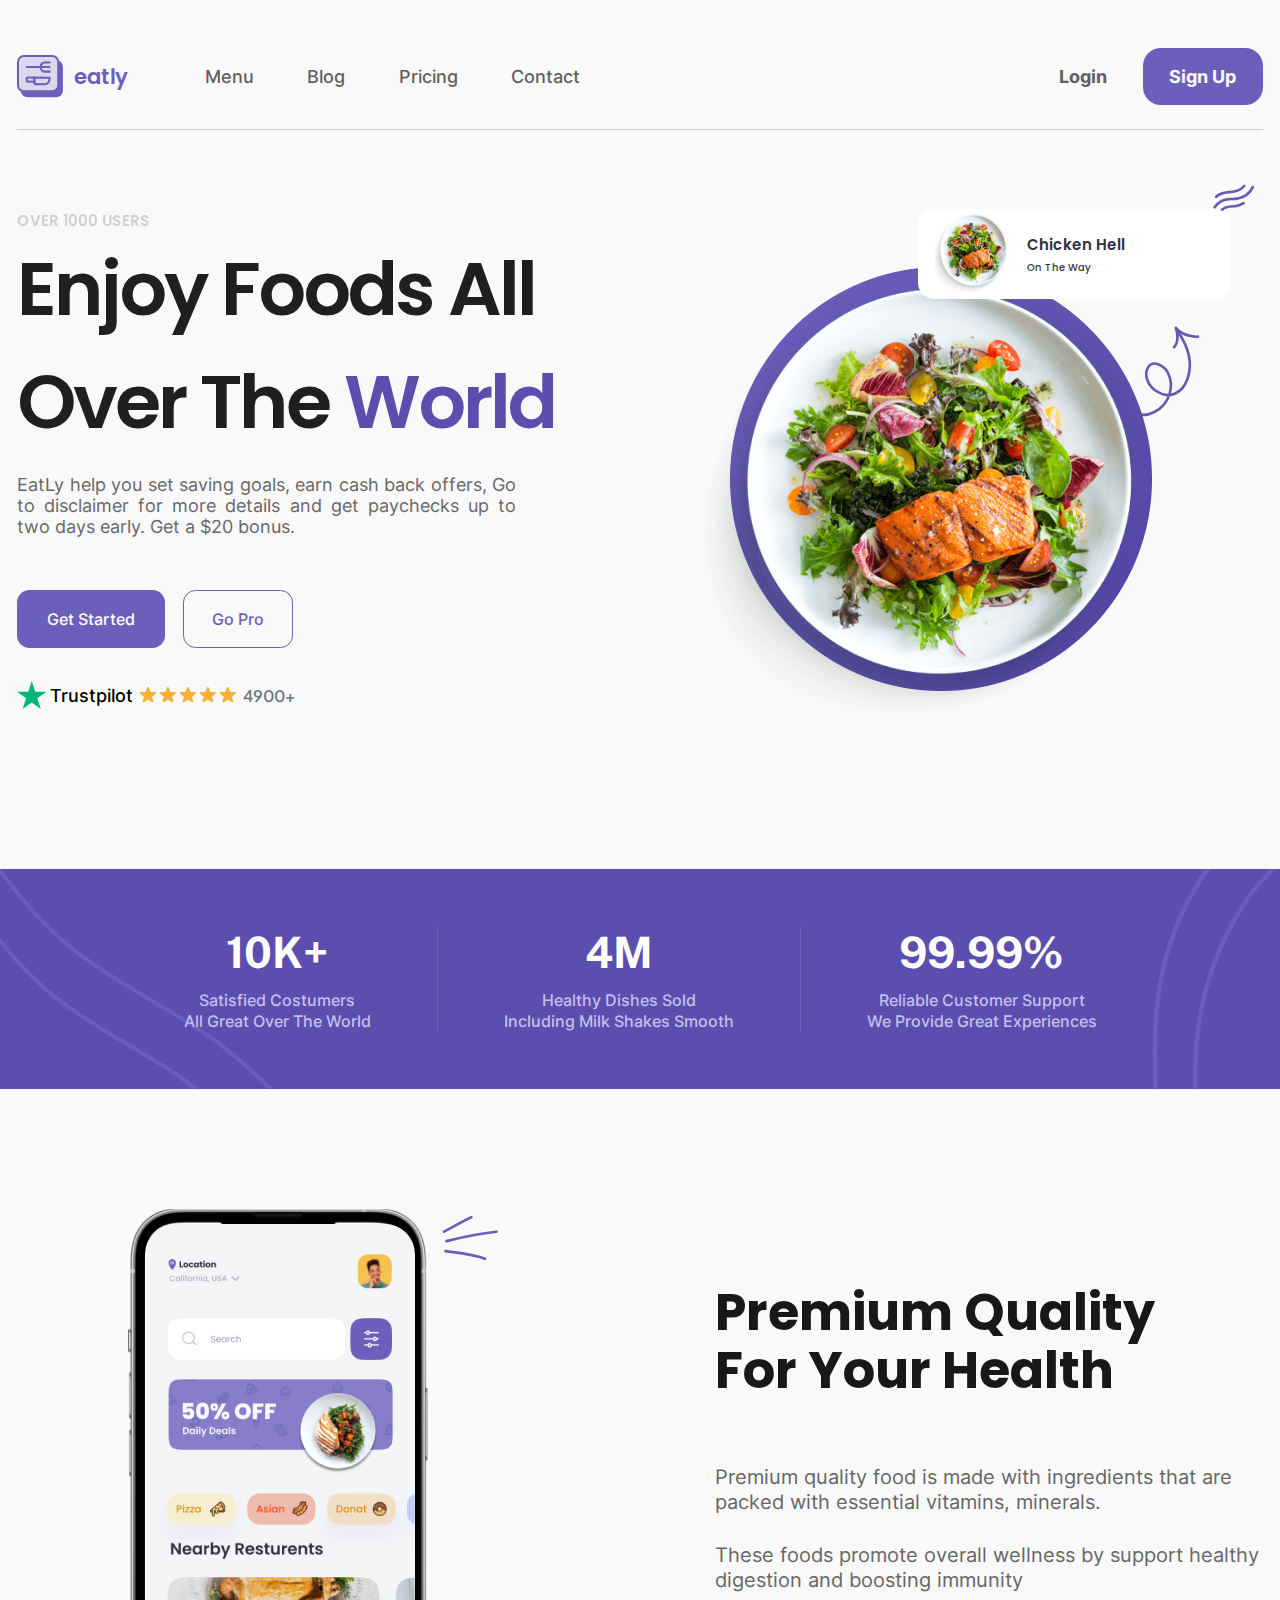
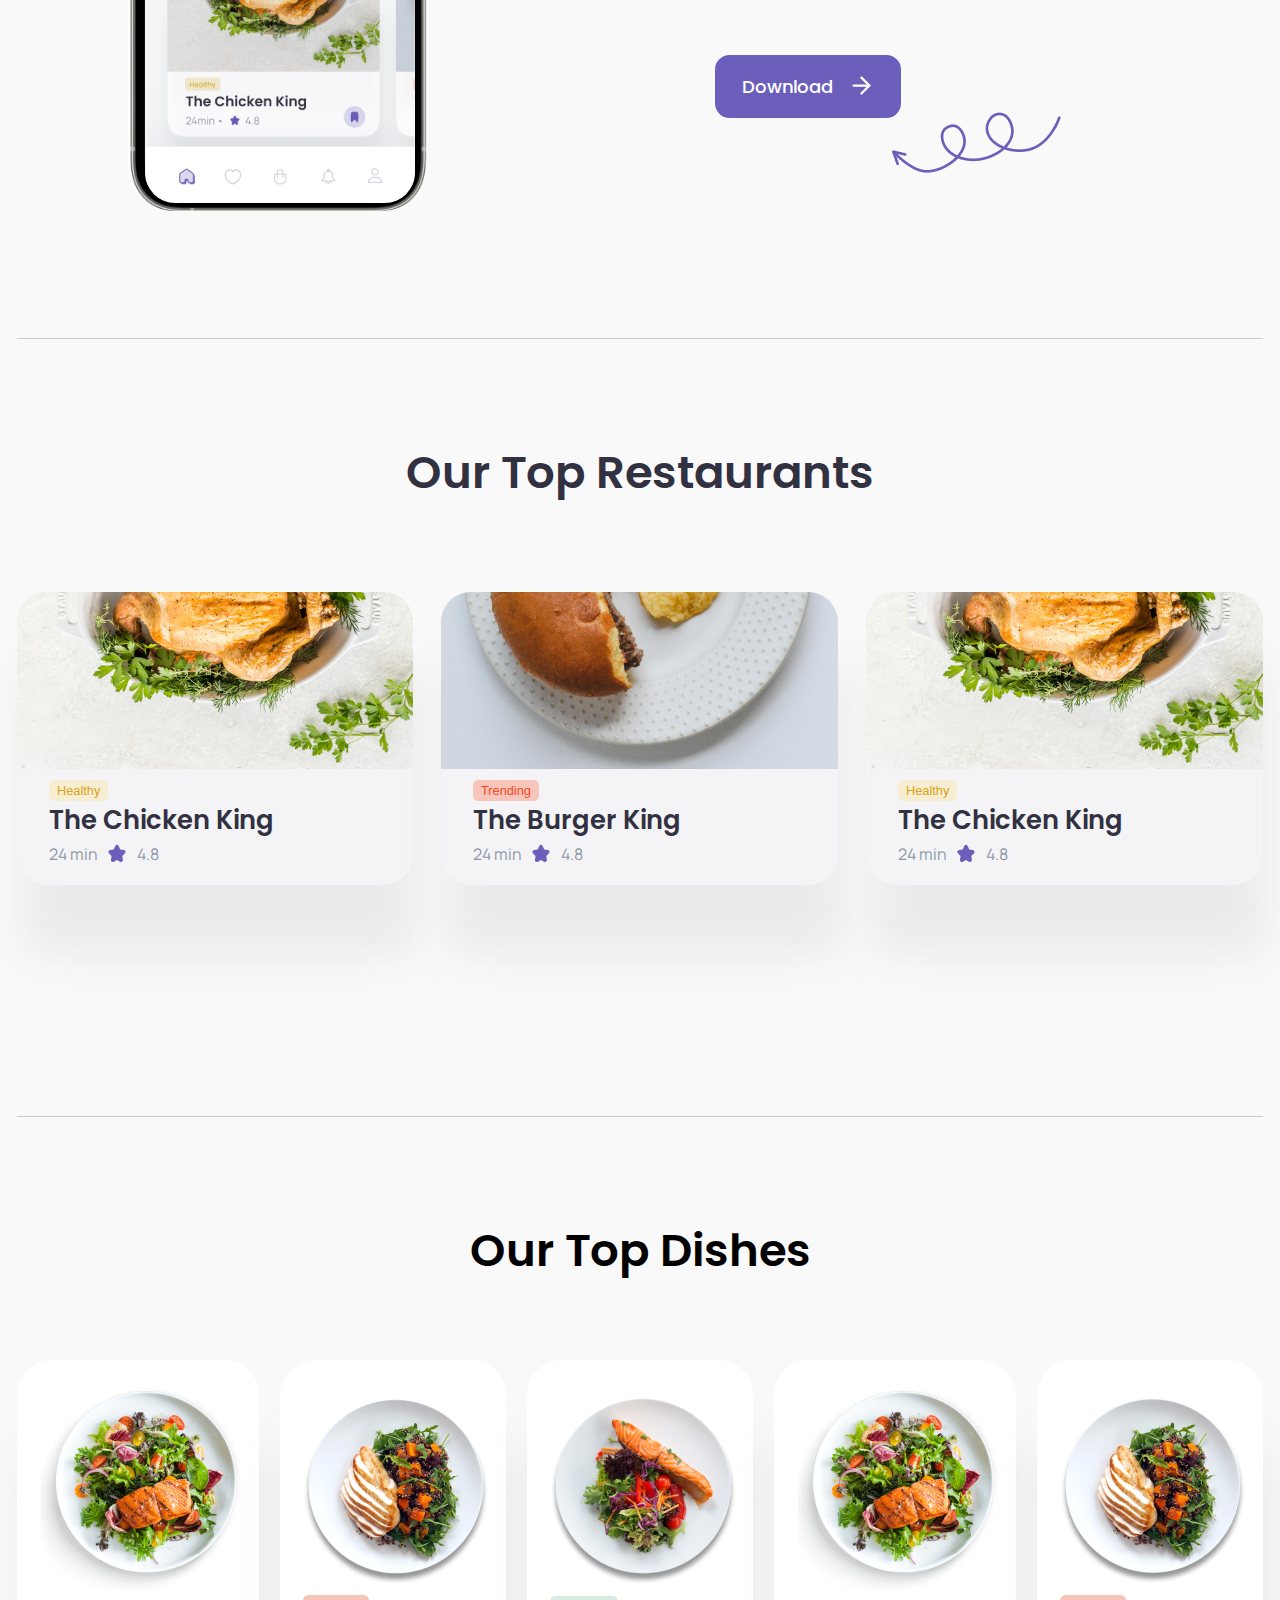
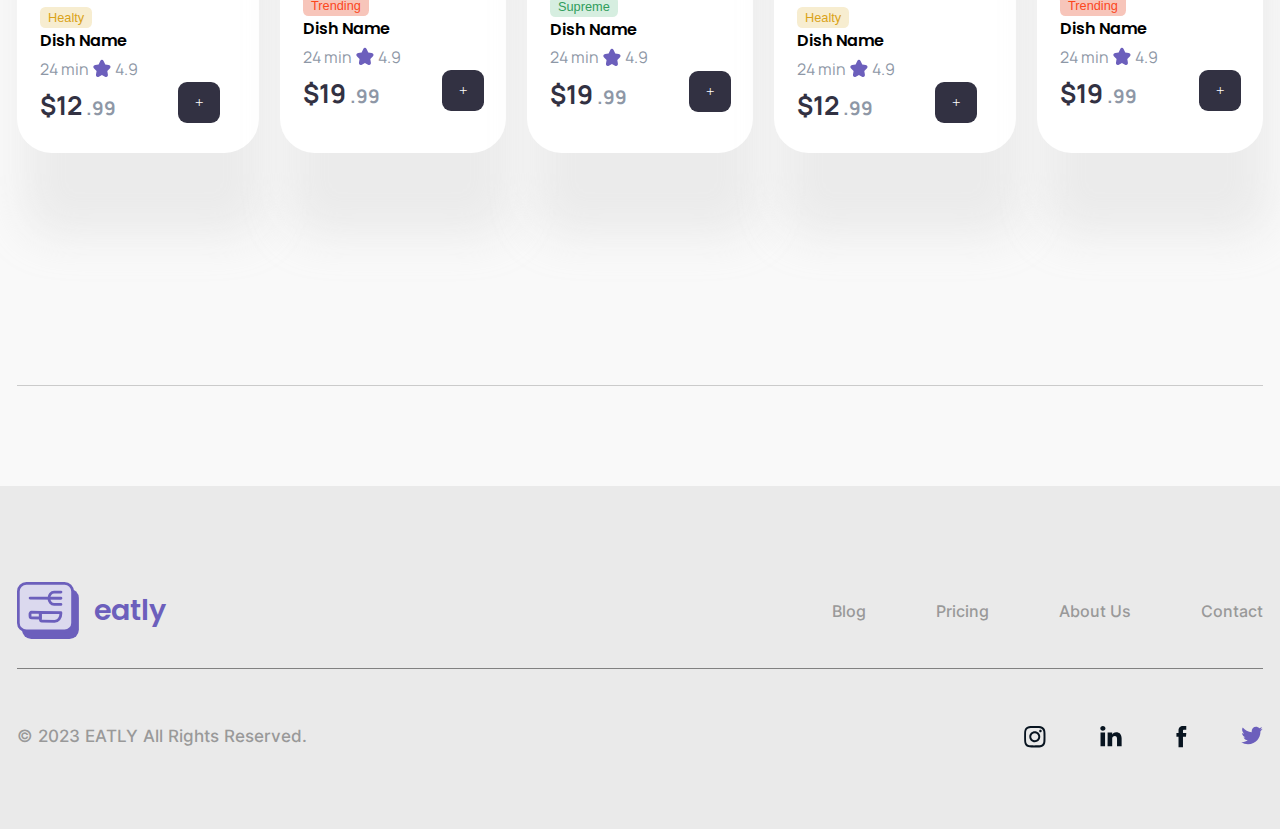
<file: index.html>
<!DOCTYPE html>
<html lang="en">

<head>
    <meta charset="UTF-8">
    <meta name="viewport" content="width=device-width, initial-scale=1.0">
    <link rel="stylesheet" href="styles/style.css">
    <title>Document</title>
    <script src="js/index.js"></script>
</head>

<body>
    <header class="header"><div w3-include-html="components/header.html"></div></header>
    <main class="main">
        <img src="assets/images/mh-waves.svg" alt="" class="mh-waves">
        <section class="main-hero">
            <div class="container main-hero-container">
                <div class="mh-info">
                    <p class="mh-span">
                        OVER 1000 USERS
                    </p>
                    <h1 class="mh-phrase">
                        Enjoy Foods All <br>
                        Over The <span class="mh-highlighted">World</span>
                    </h1>
                    <p class="mh-option">
                        EatLy help you set saving goals, earn cash back offers, Go to disclaimer for more details and
                        get paychecks up to two days early. Get a $20 bonus.
                    </p>
                    <div class="mh-buttons">
                        <button class="mh-button__primary">
                            Get Started
                        </button>
                        <button class="mh-button__secondary">
                            Go Pro
                        </button>
                    </div>
                    <div class="mh-feedback">
                        <div class="mh-feedback__brand">
                            <img src="assets/images/star.svg" alt="" class="mh-feedback__brand-logo">
                            <p class="mh-feedback__brand-name">
                                Trustpilot
                            </p>
                        </div>
                        <img src="assets/images/mh-feedback-stars.svg" alt="" class="mh-feedback__stars">
                        <span class="mh-feedback__count">
                            4900+
                        </span>
                    </div>
                </div>
                <div class="mh-photo">
                    <div class="mh-photo__dish">
                        <img src="assets/images/ph-photo-dish.png" alt="" class="mh-photo__dish-image">
                        <div class="mh-photo__dish-text">
                            <p class="mh-photo__dish-name">
                                Chicken Hell
                            </p>
                            <span>
                                On The Way
                            </span>
                        </div>
                    </div>
                    <img src="assets/images/plate.png" alt="" class="mh-plate">
                    <img src="assets/images/mh-eclipse.png" alt="" class="mh-eclipse">
                    <img src="assets/images/mh-arrow.svg" alt="" class="mh-arrow">
                </div>
            </div>
        </section>
        <section class="features">
            <img src="assets/images/features-wave-1.png" alt="" class="features-wave">
            <img src="assets/images/features-wave-2.png" alt="" class="features-wave">
            <img src="assets/images/features-wave-3.png" alt="" class="features-wave">
            <img src="assets/images/features-wave-4.png" alt="" class="features-wave">
            <ul class="features-content">
                <li class="features-cell">
                    <h2 class="features-heading">
                        10K+
                    </h2>
                    <p class="features-info">
                        Satisfied Costumers <br>
                        All Great Over The World
                    </p>
                </li>
                <li class="features-cell">
                    <h2 class="features-heading">
                        4M
                    </h2>
                    <p class="features-info">
                        Healthy Dishes Sold <br>
                        Including Milk Shakes Smooth
                    </p>
                </li>
                <li class="features-cell">
                    <h2 class="features-heading">
                        99.99%
                    </h2>
                    <p class="features-info">
                        Reliable Customer Support <br>
                        We Provide Great Experiences
                    </p>
                </li>
            </ul>
        </section>
        <section class="app">
            <div class="container app-container">
                <div class="app-phone">
                    <img class="phone-img" src="assets/images/iPhone 13pm.jpg" alt="">
                    <img src="assets/images/Screenshot.jpg" alt="" class="screenshot-img">
                    <img src="assets/images/phone-particulars.svg" alt="" class="phone-particules">
                </div>
                <div class="app-info">
                    <h2 class="app-heading">
                        Premium Quality <br> For Your Health
                    </h2> 
                    <ul class="app-list">
                        <li class="app-list__phrase">
                            Premium quality food is made with ingredients that are packed with essential vitamins, minerals.
                        </li>
                        <li class="app-list__phrase">
                            These foods promote overall wellness by support healthy digestion and boosting immunity
                        </li>
                    </ul>
                    <button class="app-button">
                        <p>Download</p>
                        <img src="assets/images/app-button-arrow.svg" alt="">
                        <img src="assets/images/app-button-vector.png" alt="" class="app-vector">
                    </button>
                </div>
            </div>
        </section>
        <section class="restaurant">
            <div class="container restaurant-container">
                <h2 class="restaurant-heading">
                    Our Top Restaurants
                </h2>
                <div class="restaurant-info">
                    <div class="restaurant-cell">
                        <img class="restaurant-img" src="assets/images/restaurant-image1.png" alt="">
                        <div class="restraunt-cell__container">
                            <p class="status healthy-status">Healthy</p>
                            <h3 class="restraunt-cell__name">
                                The Chicken King
                            </h3>
                            <div class="restraunt-cell__info">
                                <p>
                                    24 min
                                </p>
                                <img src="assets/images/cell-star.svg" alt="">
                                <p>
                                    4.8
                                </p>
                            </div>
                        </div>
                    </div>
                    <div class="restaurant-cell">
                        <img class="restaurant-img" src="assets/images/restaurant-image2.png" alt="">
                        <div class="restraunt-cell__container">
                            <p class="status trending-status">Trending</p>
                            <h3 class="restraunt-cell__name">
                                The Burger King
                            </h3>
                            <div class="restraunt-cell__info">
                                <p>
                                    24 min
                                </p>
                                <img src="assets/images/cell-star.svg" alt="">
                                <p>
                                    4.8
                                </p>
                            </div>
                        </div>
                    </div>
                    <div class="restaurant-cell">
                        <img class="restaurant-img" src="assets/images/restaurant-image3.png" alt="">
                        <div class="restraunt-cell__container">
                            <p class="status healthy-status">Healthy</p>
                            <h3 class="restraunt-cell__name">
                                The Chicken King
                            </h3>
                            <div class="restraunt-cell__info">
                                <p>
                                    24 min
                                </p>
                                <img src="assets/images/cell-star.svg" alt="">
                                <p>
                                    4.8
                                </p>
                            </div>
                        </div>
                    </div>
                </div>
            </div>
        </section>
        <section class="dishes">
            <div class="dishes-container container">
                <h2 class="dishes-heading">
                    Our Top Dishes
                </h2>
                <div class="dishes-main">
                    <div class="dishes-cell">
                        <img src="assets/images/dish-cell__png1.png" alt="">
                        <span class="status healthy-status">
                            Healty    
                        </span>
                        <h3 class="dishes-cell__heading">
                            Dish Name
                        </h3>
                        <div class="dishes-cell__rating">
                            <p>24 min</p>
                            <img src="assets/images/cell-star.svg" alt="">
                            <p>4.9</p>
                        </div>
                        <div class="dishes-cell__bottom">
                            <p class="dishes-cell__price">
                                $12<span class="dishes-cell__smallprice">
                                    .99
                                </span>
                            </p>
                            <button class="dishes-cell__add-button">
                                +
                            </button>
                        </div>
                    </div>
                    <div class="dishes-cell">
                        <img src="assets/images/dish-cell__png2.png" alt="">
                        <span class="status trending-status">
                            Trending
                        </span>
                        <h3 class="dishes-cell__heading">
                            Dish Name
                        </h3>
                        <div class="dishes-cell__rating">
                            <p>24 min</p>
                            <img src="assets/images/cell-star.svg" alt="">
                            <p>4.9</p>
                        </div>
                        <div class="dishes-cell__bottom">
                            <p class="dishes-cell__price">
                                $19<span class="dishes-cell__smallprice">
                                    .99
                                </span>
                            </p>
                            <button class="dishes-cell__add-button">
                                +
                            </button>
                        </div>
                    </div>
                    <div class="dishes-cell">
                        <img src="assets/images/dish-cell__png3.png" alt="">
                        <span class="status supreme-status">
                            Supreme
                        </span>
                        <h3 class="dishes-cell__heading">
                            Dish Name
                        </h3>
                        <div class="dishes-cell__rating">
                            <p>24 min</p>
                            <img src="assets/images/cell-star.svg" alt="">
                            <p>4.9</p>
                        </div>
                        <div class="dishes-cell__bottom">
                            <p class="dishes-cell__price">
                                $19<span class="dishes-cell__smallprice">
                                    .99
                                </span>
                            </p>
                            <button class="dishes-cell__add-button">
                                +
                            </button>
                        </div>
                    </div>
                    <div class="dishes-cell">
                        <img src="assets/images/dish-cell__png4.png" alt="">
                        <span class="status healthy-status">
                            Healty
                        </span>
                        <h3 class="dishes-cell__heading">
                            Dish Name
                        </h3>
                        <div class="dishes-cell__rating">
                            <p>24 min</p>
                            <img src="assets/images/cell-star.svg" alt="">
                            <p>4.9</p>
                        </div>
                        <div class="dishes-cell__bottom">
                            <p class="dishes-cell__price">
                                $12<span class="dishes-cell__smallprice">
                                    .99
                                </span>
                            </p>
                            <button class="dishes-cell__add-button">
                                +
                            </button>
                        </div>
                    </div>
                    <div class="dishes-cell">
                        <img src="assets/images/dish-cell__png5.png" alt="">
                        <span class="status trending-status">
                            Trending
                        </span>
                        <h3 class="dishes-cell__heading">
                            Dish Name
                        </h3>
                        <div class="dishes-cell__rating">
                            <p>24 min</p>
                            <img src="assets/images/cell-star.svg" alt="">
                            <p>4.9</p>
                        </div>
                        <div class="dishes-cell__bottom">
                            <p class="dishes-cell__price">
                                $19<span class="dishes-cell__smallprice">
                                    .99
                                </span>
                            </p>
                            <button class="dishes-cell__add-button">
                                +
                            </button>
                        </div>
                    </div>
                </div>
            </div>
        </section>
    </main>
    <footer class="footer"><div w3-include-html="components/footer.html"></div></footer>
    <script>
        includeHTML();
    </script>
</body>

</html>
</file>
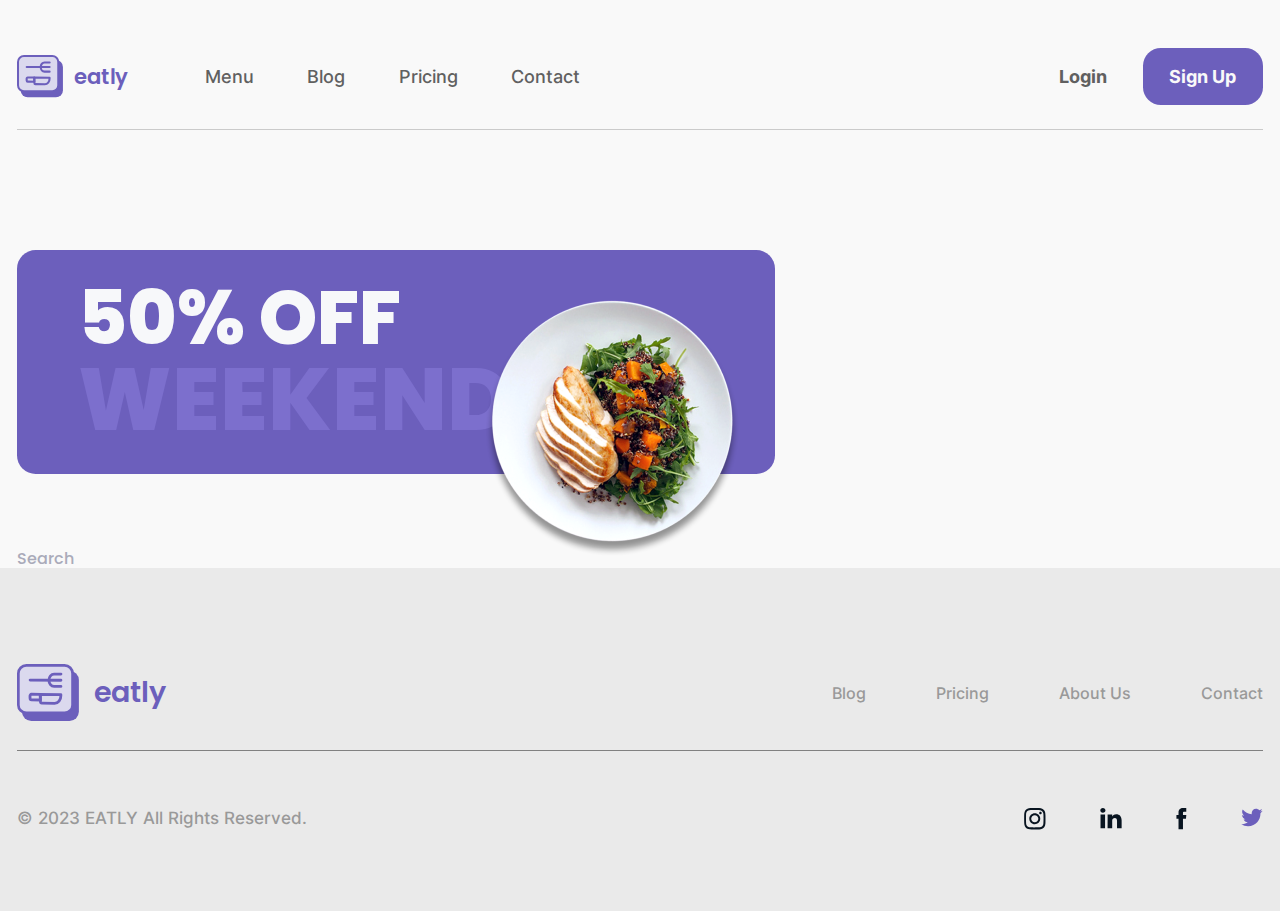
<file: pages/menu.html>
<!DOCTYPE html>
<html lang="en">
<head>
    <meta charset="UTF-8">
    <meta name="viewport" content="width=device-width, initial-scale=1.0">
    <title>Document</title>
    <link rel="stylesheet" href="../styles/style.css">
    <script src="../js/index.js"></script>
</head>
<body>
    <div w3-include-html="../components/header.html"></div>
    <main class="main">
        <section class="menu-mh">
            <div class="container menu-mh-container">
                <div class="menu-mh__left-coloumn">
                    <div class="menu-sale">
                        <div class="menu-sale__content">
                            <div class="menu-sale__content-text">
                                <h1 class="sale-heading">
                                    50% OFF <br>
                                </h1>
                                <p class="sale-option">
                                    WEEKENDS
                                </p>
                            </div>
                            <img src="../assets/images/menu-sale-dish.png" alt="" class="sale-dish">
                        </div>
                    </div>
                    <div class="menu-search">
                        <input type="text" class="menu-search__input" placeholder="Search">
                    </div>
                </div>
                <div class="menu-functional">

                </div>
            </div>
        </section>
    </main>
    <div w3-include-html="../components/footer.html"></div>
    <script>
        includeHTML()
    </script>
</body>
</html>
</file>
<file: styles/style.css>
@import url(reset.css);
@import url(base.css);
@import url(fonts.css);
@import url(components-styles/header.css);
@import url(components-styles/footer.css);
@import url(page-styles/main-page.css);
@import url(page-styles/menu-page.css);
</file>
